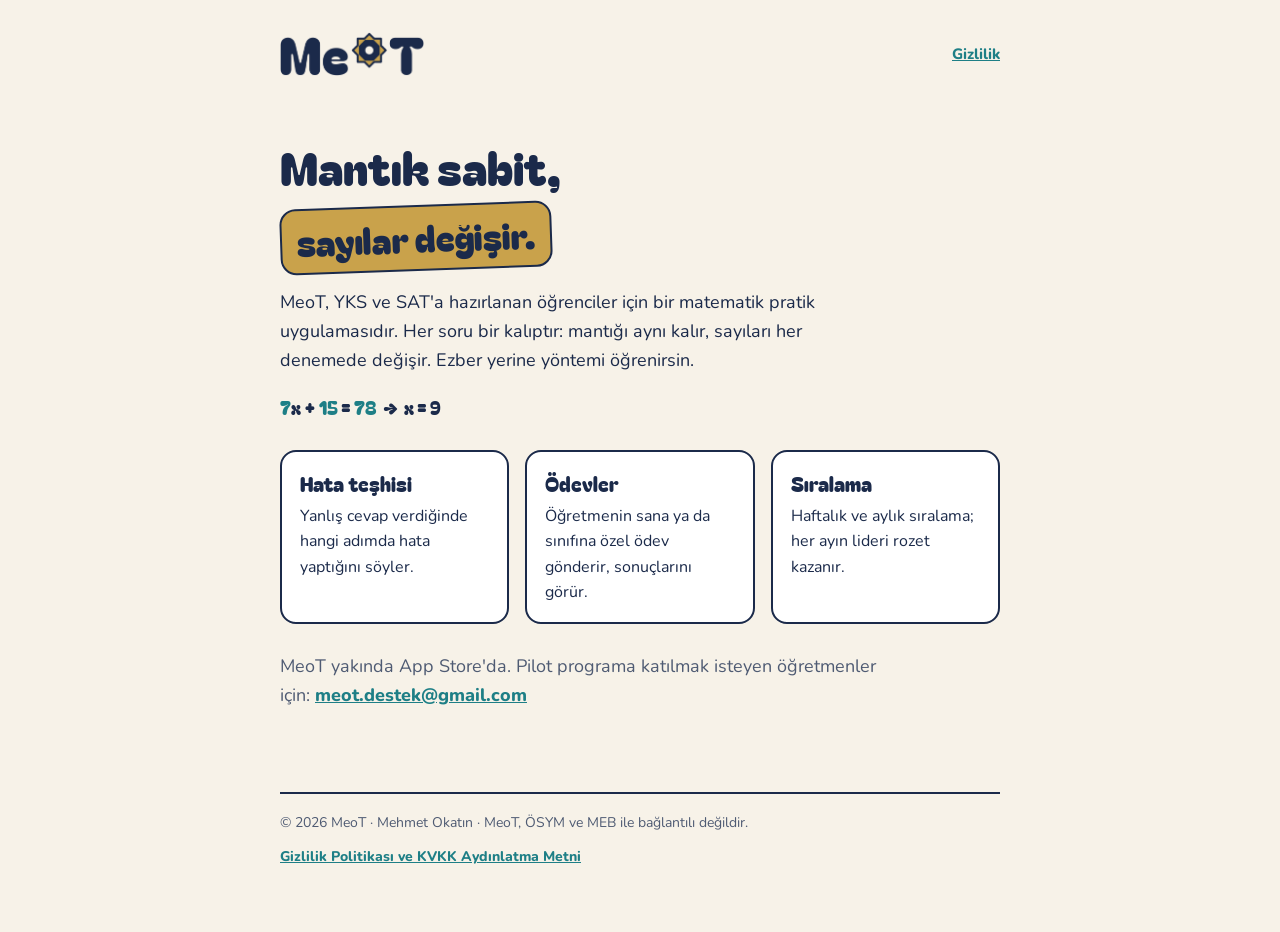
<file: index.html>
<!doctype html>
<html lang="tr">
<head>
<meta charset="utf-8">
<meta name="viewport" content="width=device-width, initial-scale=1, viewport-fit=cover">
<title>MeoT</title>
<meta name="description" content="MeoT: YKS ve SAT için matematik pratiği. Mantık sabit, sayılar değişir.">
<link rel="icon" href="assets/favicon.png">
<link rel="apple-touch-icon" href="assets/ikon-180.png">
<link rel="preconnect" href="https://fonts.googleapis.com">
<link rel="stylesheet" href="https://fonts.googleapis.com/css2?family=Nunito:wght@700;800;900&display=swap">
<link rel="stylesheet" href="assets/stil.css">
</head>
<body>
<div class="sayfa">
  <header class="ust">
    <img src="assets/logo-yazi.png" alt="MeoT">
    <nav><a href="gizlilik/">Gizlilik</a></nav>
  </header>

  <main class="kahraman">
    <h1>Mantık sabit,</h1>
    <span class="etiket">sayılar değişir.</span>
    <p>MeoT, YKS ve SAT'a hazırlanan öğrenciler için bir matematik pratik uygulamasıdır. Her soru bir kalıptır: mantığı aynı kalır, sayıları her denemede değişir. Ezber yerine yöntemi öğrenirsin.</p>
    <p class="denklem"><span>7</span>x + <span>15</span> = <span>78</span> &nbsp;→&nbsp; x = 9</p>

    <div class="kartlar">
      <div><b>Hata teşhisi</b>Yanlış cevap verdiğinde hangi adımda hata yaptığını söyler.</div>
      <div><b>Ödevler</b>Öğretmenin sana ya da sınıfına özel ödev gönderir, sonuçlarını görür.</div>
      <div><b>Sıralama</b>Haftalık ve aylık sıralama; her ayın lideri rozet kazanır.</div>
    </div>

        <p class="not">MeoT yakında App Store'da. Pilot programa katılmak isteyen öğretmenler için: <a href="mailto:meot.destek@gmail.com">meot.destek@gmail.com</a></p>
  </main>
  <footer class="alt">
    <span>© 2026 MeoT · Mehmet Okatın · MeoT, ÖSYM ve MEB ile bağlantılı değildir.</span>
    <a href="gizlilik/">Gizlilik Politikası ve KVKK Aydınlatma Metni</a>
  </footer>
</div>
</body>
</html>
</file>
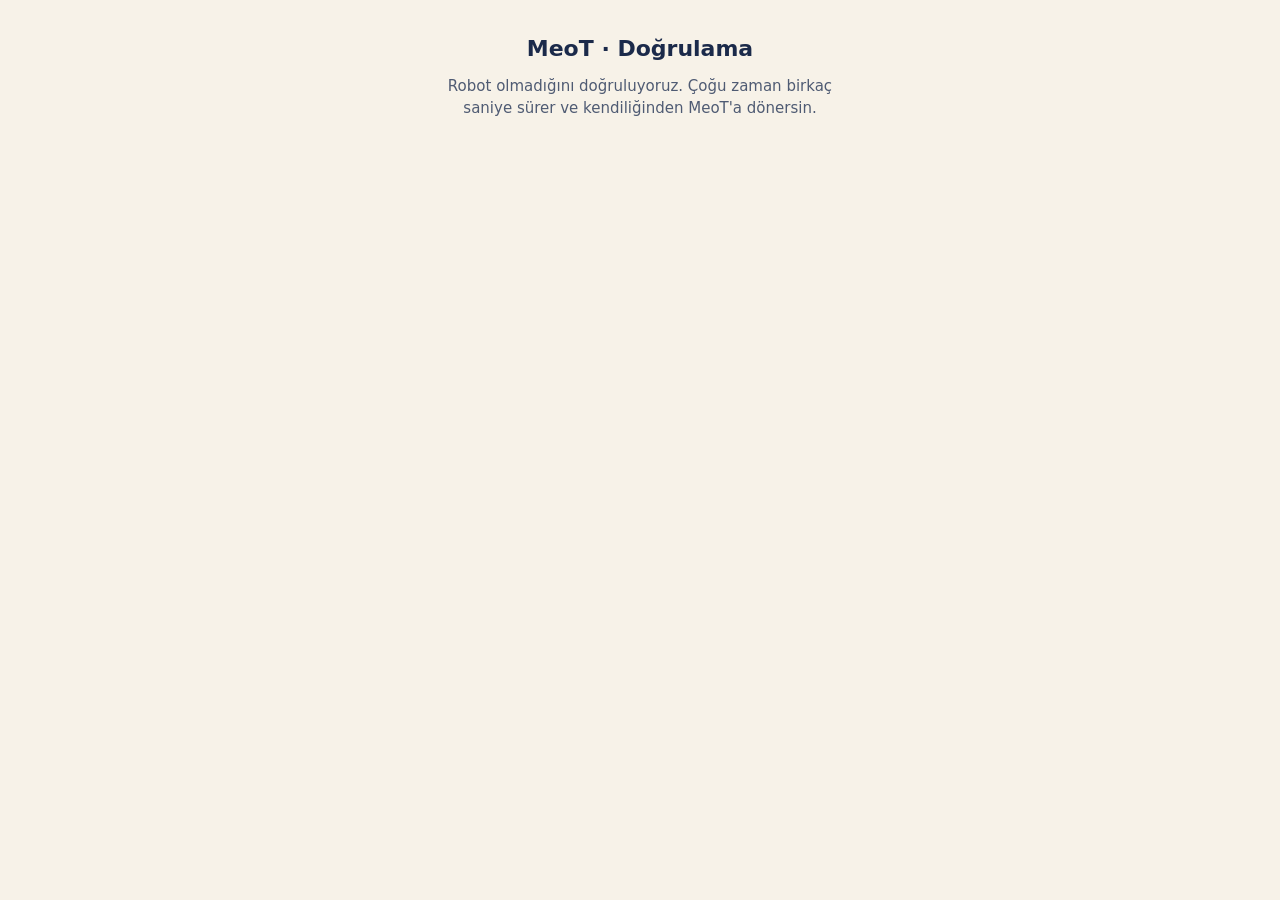
<file: dogrulama/index.html>
<!doctype html>
<html lang="tr">
<head>
<meta charset="utf-8">
<meta name="viewport" content="width=device-width, initial-scale=1, maximum-scale=1">
<meta name="robots" content="noindex">
<title>MeoT · Doğrulama</title>
<style>
  html, body { margin: 0; background: #F7F2E8; font-family: -apple-system, system-ui, sans-serif; color: #1B2A4A; }
  .sayfa { max-width: 420px; margin: 0 auto; padding: 36px 20px; display: flex; flex-direction: column; gap: 14px; align-items: center; text-align: center; }
  h1 { font-size: 22px; margin: 0; }
  p { margin: 0; font-size: 15px; line-height: 22px; color: #4F5B73; }
  #kutu { margin-top: 8px; }
  .not { font-size: 13px; color: #8A8F9C; }
</style>
</head>
<body>
<!-- MeoT uygulamasının "robot değilim" doğrulaması (Cloudflare Turnstile).
     Uygulama bu sayfayı açar: ?k=<site key>&d=<geri dönüş adresi>. Doğrulama bitince sayfa
     d adresine ?token=... ekleyerek döner (uygulamanın kendi şeması), ya da WebView içindeyse
     window.ReactNativeWebView.postMessage ile iletir. -->
<div class="sayfa">
  <h1>MeoT · Doğrulama</h1>
  <p>Robot olmadığını doğruluyoruz. Çoğu zaman birkaç saniye sürer ve kendiliğinden MeoT'a dönersin.</p>
  <div id="kutu"></div>
  <p class="not" id="durum"></p>
</div>
<script>
  var p = new URLSearchParams(location.search);
  var anahtar = p.get('k') || '';
  var donus = p.get('d') || '';
  function gonder(m) {
    if (window.ReactNativeWebView) { window.ReactNativeWebView.postMessage(JSON.stringify(m)); return; }
    if (donus && m.tur === 'token') { location.href = donus + (donus.indexOf('?') >= 0 ? '&' : '?') + 'token=' + encodeURIComponent(m.token); }
    else if (donus && m.tur === 'hata') { document.getElementById('durum').textContent = 'Doğrulama yüklenemedi (kod ' + m.neden + '). Sayfayı yenileyip tekrar dene.'; }
  }
  window.onloadTurnstileCallback = function () {
    if (!anahtar) { gonder({ tur: 'hata', neden: 'anahtar-yok' }); return; }
    turnstile.render('#kutu', {
      sitekey: anahtar,
      language: 'tr',
      theme: 'light',
      callback: function (token) { document.getElementById('durum').textContent = 'Doğrulandı, MeoT\'a dönülüyor…'; gonder({ tur: 'token', token: token }); },
      'expired-callback': function () { gonder({ tur: 'suresi-doldu' }); },
      'error-callback': function (kod) { gonder({ tur: 'hata', neden: String(kod) }); return true; }
    });
  };
</script>
<script src="https://challenges.cloudflare.com/turnstile/v0/api.js?onload=onloadTurnstileCallback&render=explicit" async defer></script>
</body>
</html>
</file>
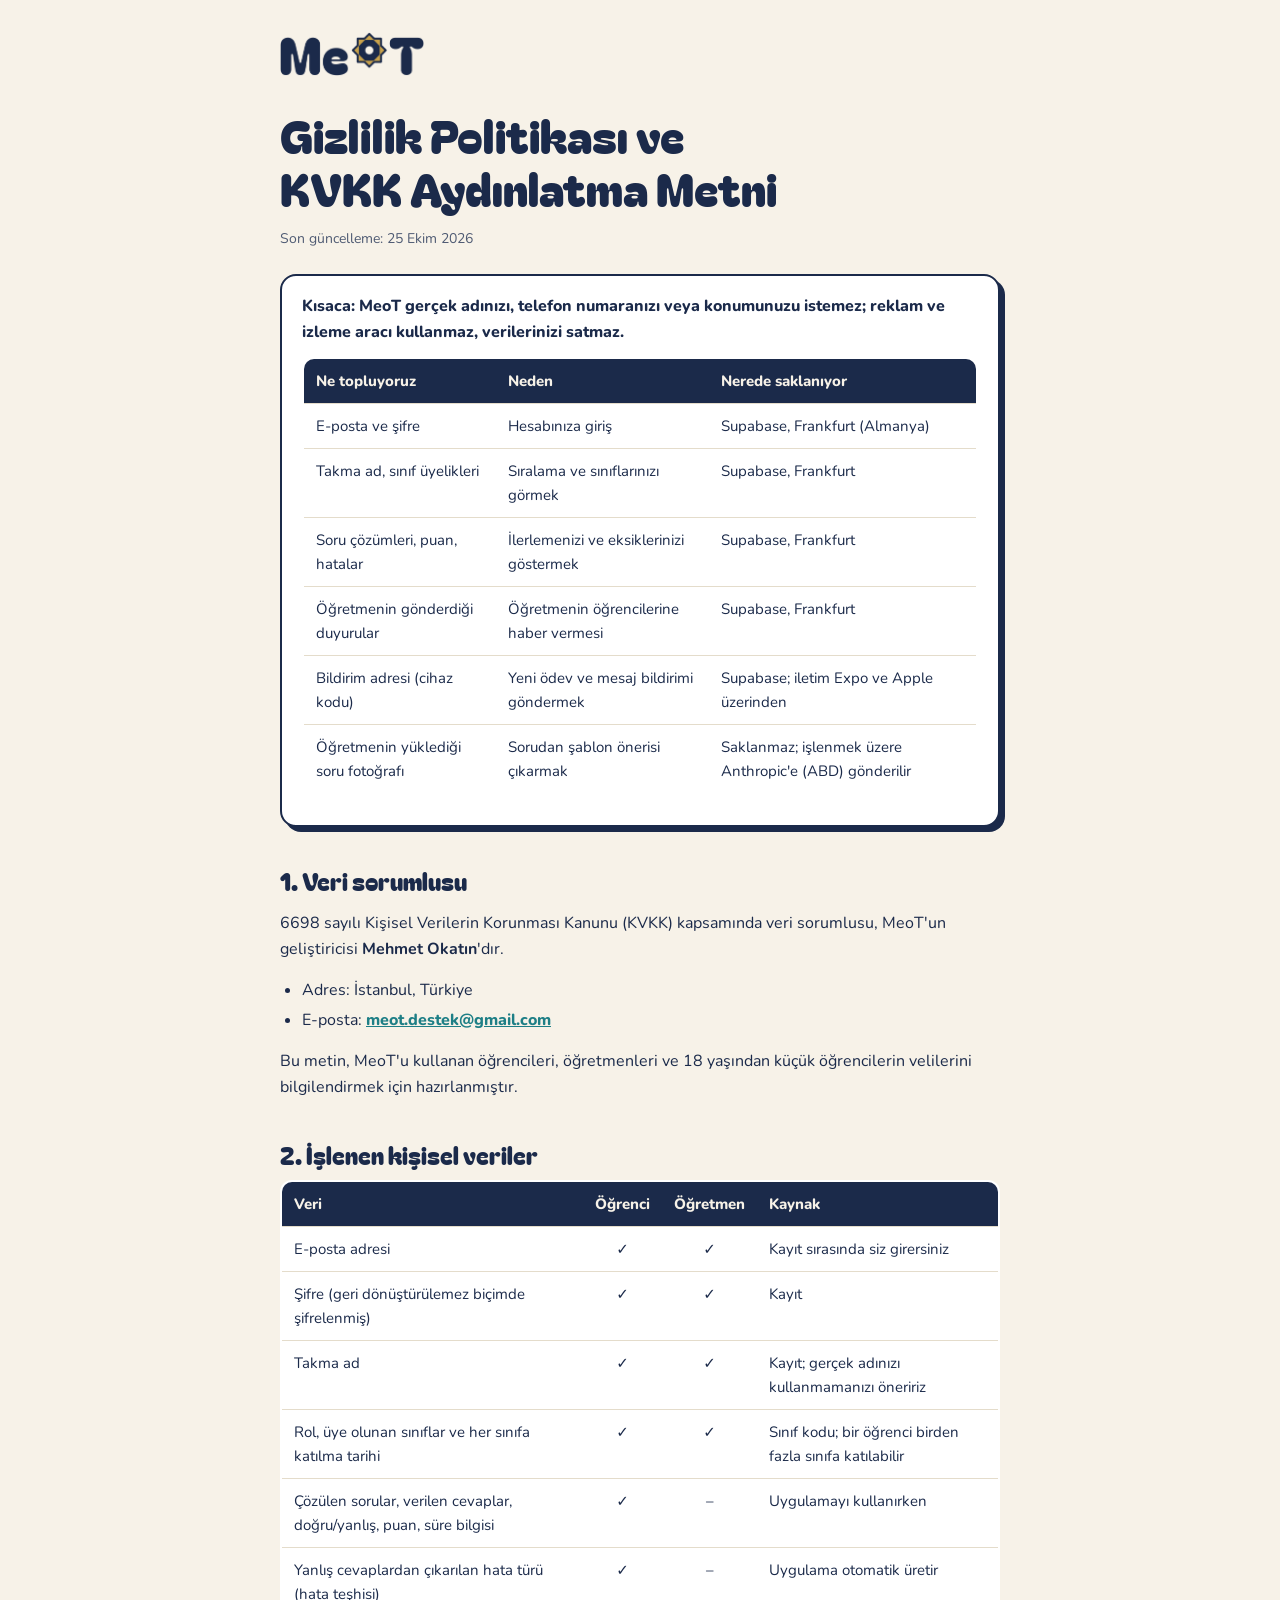
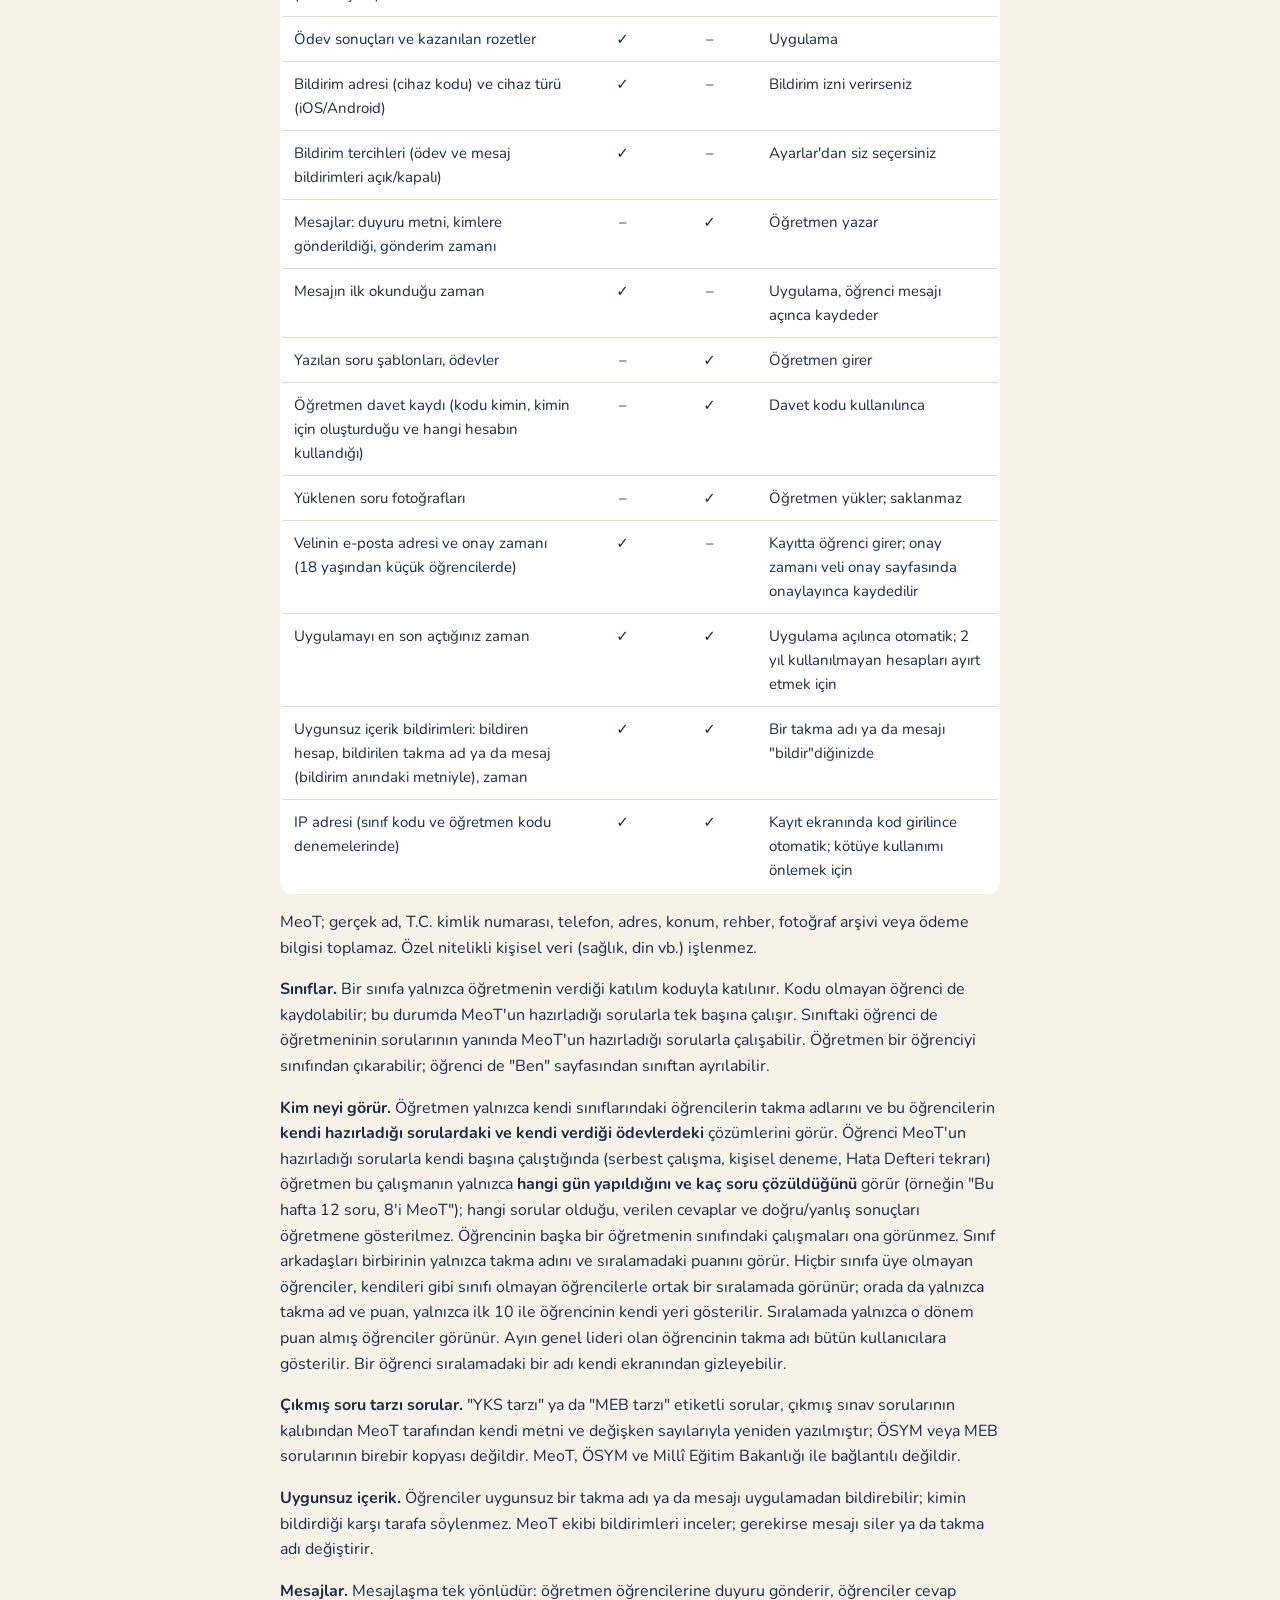
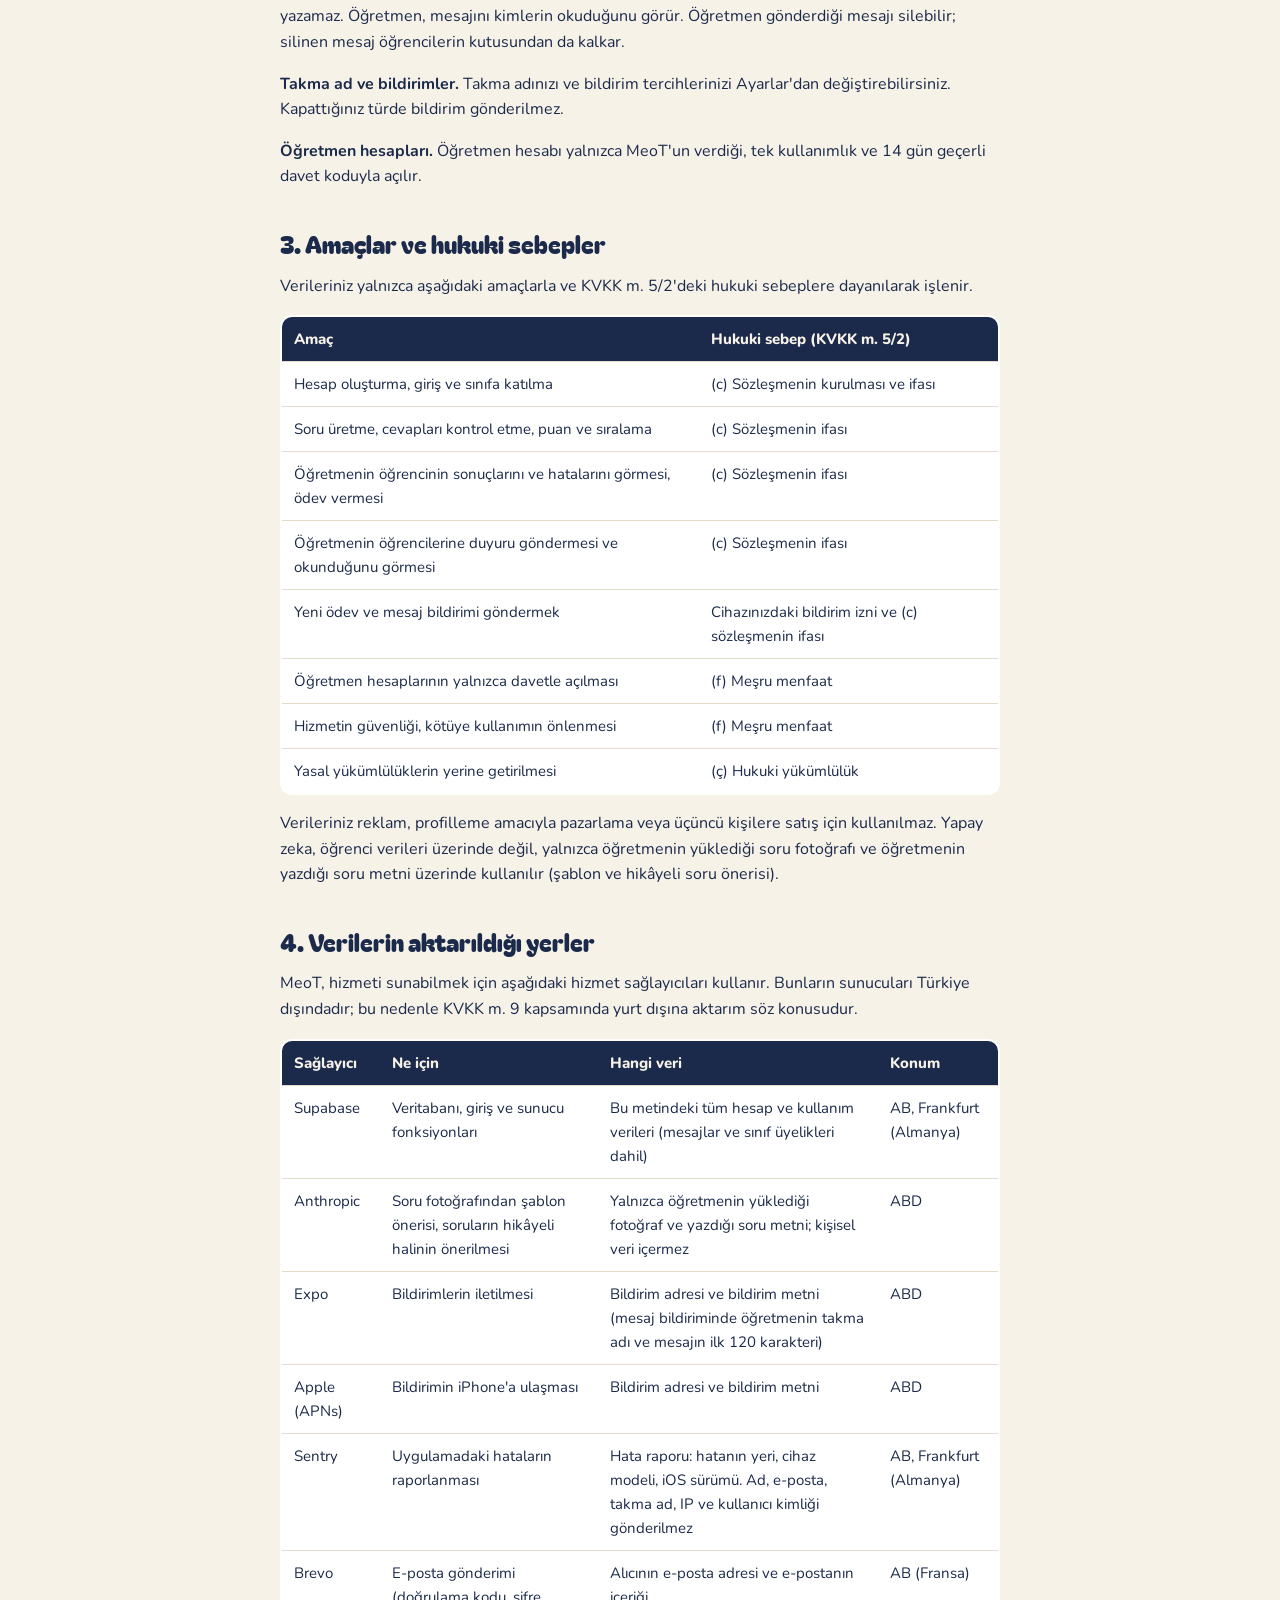
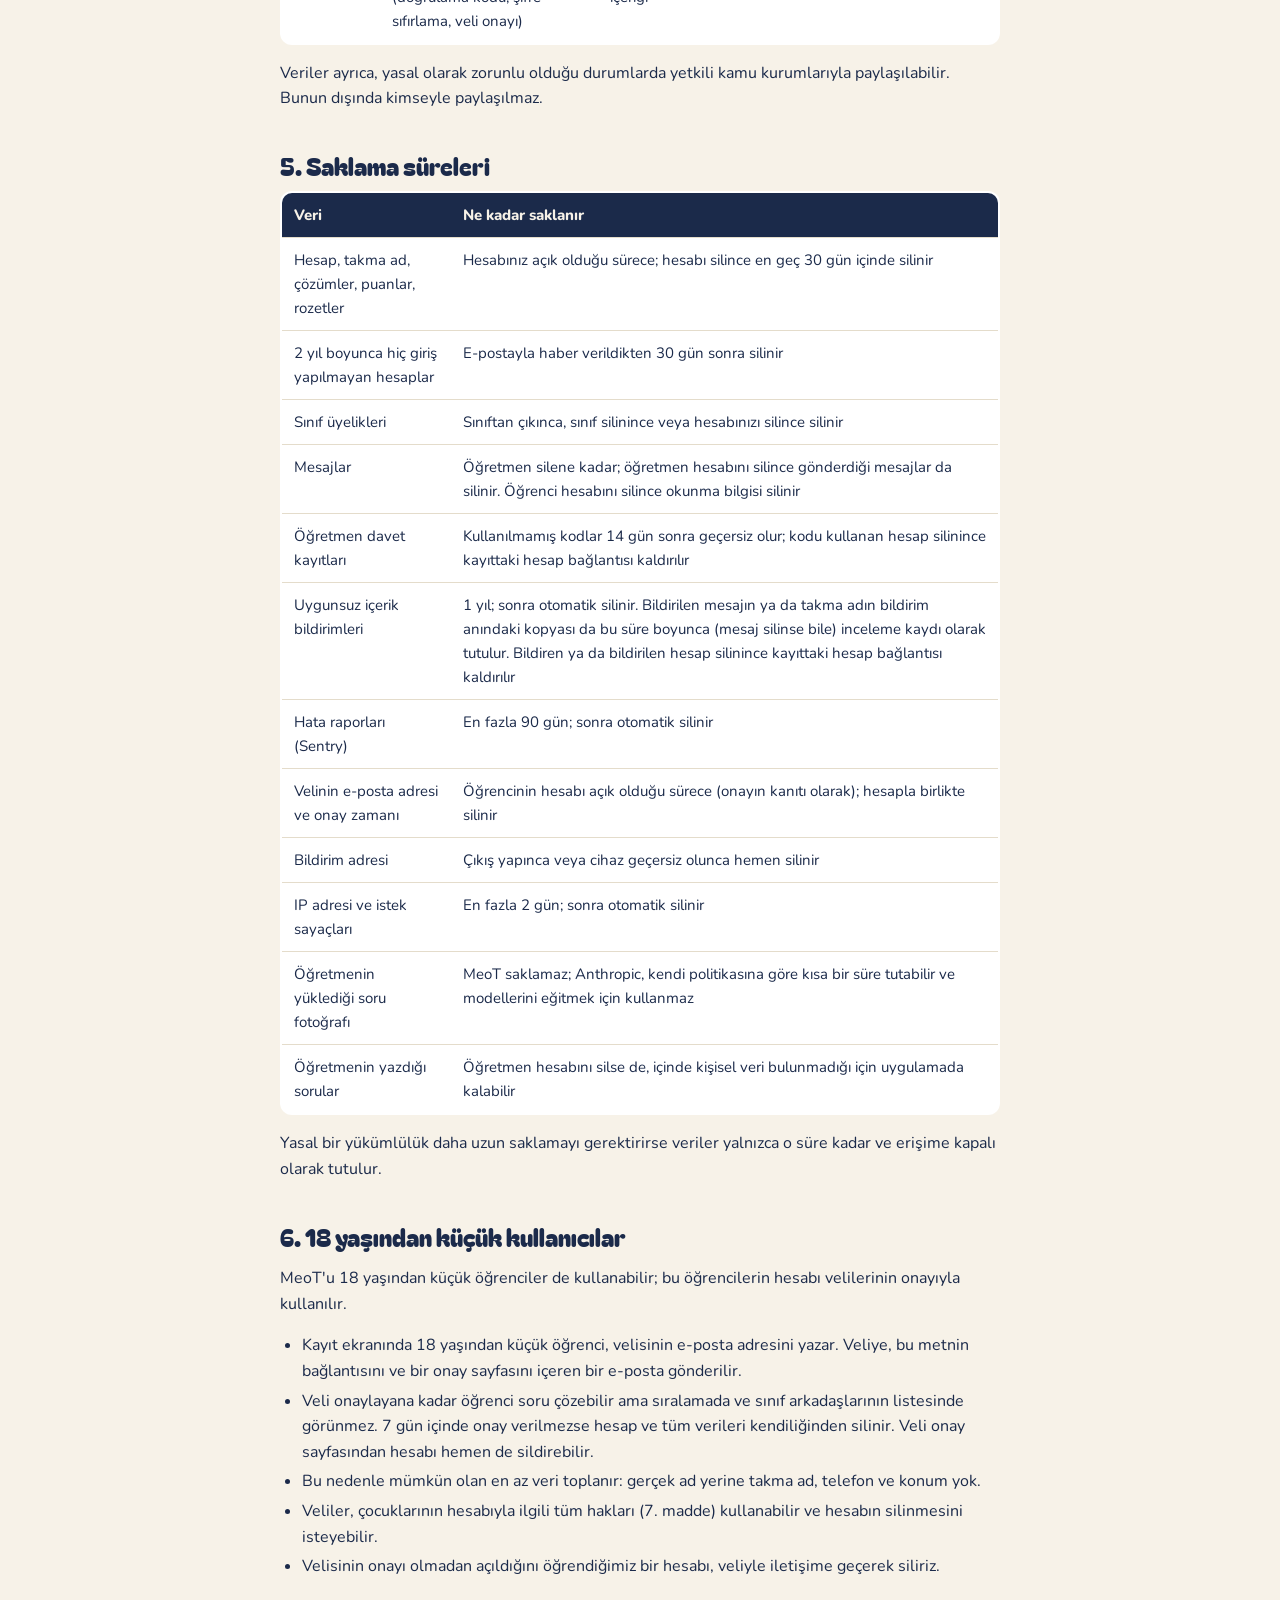
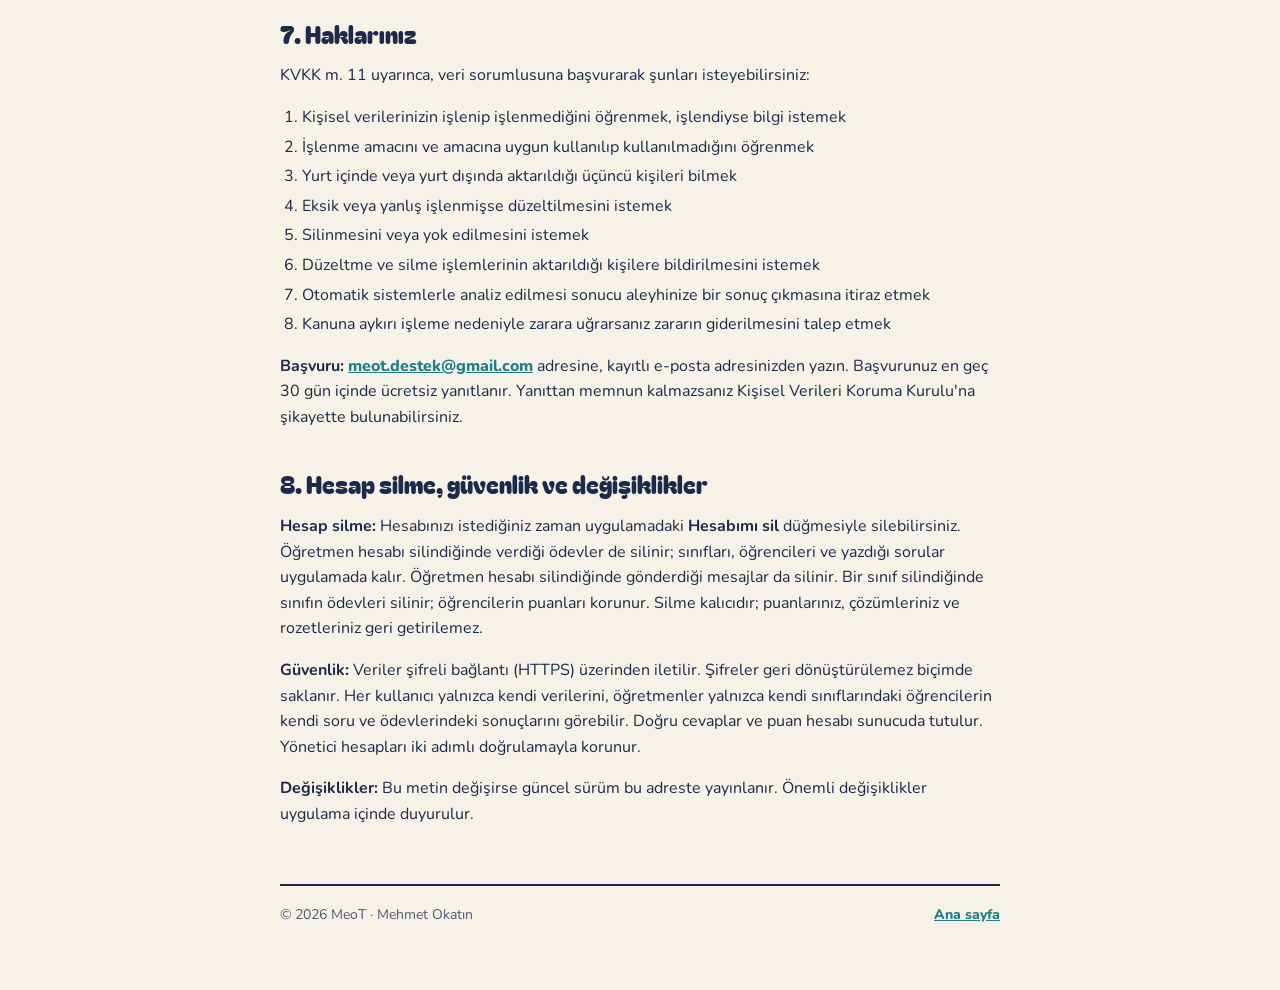
<file: gizlilik/index.html>
<!doctype html>
<html lang="tr">
<head>
<meta charset="utf-8">
<meta name="viewport" content="width=device-width, initial-scale=1, viewport-fit=cover">
<title>MeoT Gizlilik Politikası</title>
<meta name="description" content="MeoT Gizlilik Politikası ve KVKK Aydınlatma Metni">
<link rel="icon" href="../assets/favicon.png">
<link rel="apple-touch-icon" href="../assets/ikon-180.png">
<link rel="preconnect" href="https://fonts.googleapis.com">
<link rel="stylesheet" href="https://fonts.googleapis.com/css2?family=Nunito:wght@700;800;900&display=swap">
<link rel="stylesheet" href="../assets/stil.css">
</head>
<body>
<div class="sayfa">
  <header class="ust">
    <a href="../"><img src="../assets/logo-yazi.png" alt="MeoT ana sayfa"></a>
  </header>

  <main>
    <h1>Gizlilik Politikası ve KVKK Aydınlatma Metni</h1>
    <p class="not">Son güncelleme: 25 Ekim 2026</p>

    <div class="ozet">
      <p>Kısaca: MeoT gerçek adınızı, telefon numaranızı veya konumunuzu istemez; reklam ve izleme aracı kullanmaz, verilerinizi satmaz.</p>
      <div class="tablo"><table>
        <tr><th>Ne topluyoruz</th><th>Neden</th><th>Nerede saklanıyor</th></tr>
        <tr><td>E-posta ve şifre</td><td>Hesabınıza giriş</td><td>Supabase, Frankfurt (Almanya)</td></tr>
        <tr><td>Takma ad, sınıf üyelikleri</td><td>Sıralama ve sınıflarınızı görmek</td><td>Supabase, Frankfurt</td></tr>
        <tr><td>Soru çözümleri, puan, hatalar</td><td>İlerlemenizi ve eksiklerinizi göstermek</td><td>Supabase, Frankfurt</td></tr>
        <tr><td>Öğretmenin gönderdiği duyurular</td><td>Öğretmenin öğrencilerine haber vermesi</td><td>Supabase, Frankfurt</td></tr>
        <tr><td>Bildirim adresi (cihaz kodu)</td><td>Yeni ödev ve mesaj bildirimi göndermek</td><td>Supabase; iletim Expo ve Apple üzerinden</td></tr>
        <tr><td>Öğretmenin yüklediği soru fotoğrafı</td><td>Sorudan şablon önerisi çıkarmak</td><td>Saklanmaz; işlenmek üzere Anthropic'e (ABD) gönderilir</td></tr>
      </table></div>
    </div>

    <h2>1. Veri sorumlusu</h2>
    <p>6698 sayılı Kişisel Verilerin Korunması Kanunu (KVKK) kapsamında veri sorumlusu, MeoT'un geliştiricisi <strong>Mehmet Okatın</strong>'dır.</p>
    <ul>
      <li>Adres: İstanbul, Türkiye</li>
      <li>E-posta: <a href="mailto:meot.destek@gmail.com">meot.destek@gmail.com</a></li>
    </ul>
    <p>Bu metin, MeoT'u kullanan öğrencileri, öğretmenleri ve 18 yaşından küçük öğrencilerin velilerini bilgilendirmek için hazırlanmıştır.</p>

    <h2>2. İşlenen kişisel veriler</h2>
    <div class="tablo"><table>
      <tr><th>Veri</th><th>Öğrenci</th><th>Öğretmen</th><th>Kaynak</th></tr>
      <tr><td>E-posta adresi</td><td class="ort">✓</td><td class="ort">✓</td><td>Kayıt sırasında siz girersiniz</td></tr>
      <tr><td>Şifre (geri dönüştürülemez biçimde şifrelenmiş)</td><td class="ort">✓</td><td class="ort">✓</td><td>Kayıt</td></tr>
      <tr><td>Takma ad</td><td class="ort">✓</td><td class="ort">✓</td><td>Kayıt; gerçek adınızı kullanmamanızı öneririz</td></tr>
      <tr><td>Rol, üye olunan sınıflar ve her sınıfa katılma tarihi</td><td class="ort">✓</td><td class="ort">✓</td><td>Sınıf kodu; bir öğrenci birden fazla sınıfa katılabilir</td></tr>
      <tr><td>Çözülen sorular, verilen cevaplar, doğru/yanlış, puan, süre bilgisi</td><td class="ort">✓</td><td class="ort">–</td><td>Uygulamayı kullanırken</td></tr>
      <tr><td>Yanlış cevaplardan çıkarılan hata türü (hata teşhisi)</td><td class="ort">✓</td><td class="ort">–</td><td>Uygulama otomatik üretir</td></tr>
      <tr><td>Ödev sonuçları ve kazanılan rozetler</td><td class="ort">✓</td><td class="ort">–</td><td>Uygulama</td></tr>
      <tr><td>Bildirim adresi (cihaz kodu) ve cihaz türü (iOS/Android)</td><td class="ort">✓</td><td class="ort">–</td><td>Bildirim izni verirseniz</td></tr>
      <tr><td>Bildirim tercihleri (ödev ve mesaj bildirimleri açık/kapalı)</td><td class="ort">✓</td><td class="ort">–</td><td>Ayarlar'dan siz seçersiniz</td></tr>
      <tr><td>Mesajlar: duyuru metni, kimlere gönderildiği, gönderim zamanı</td><td class="ort">–</td><td class="ort">✓</td><td>Öğretmen yazar</td></tr>
      <tr><td>Mesajın ilk okunduğu zaman</td><td class="ort">✓</td><td class="ort">–</td><td>Uygulama, öğrenci mesajı açınca kaydeder</td></tr>
      <tr><td>Yazılan soru şablonları, ödevler</td><td class="ort">–</td><td class="ort">✓</td><td>Öğretmen girer</td></tr>
      <tr><td>Öğretmen davet kaydı (kodu kimin, kimin için oluşturduğu ve hangi hesabın kullandığı)</td><td class="ort">–</td><td class="ort">✓</td><td>Davet kodu kullanılınca</td></tr>
      <tr><td>Yüklenen soru fotoğrafları</td><td class="ort">–</td><td class="ort">✓</td><td>Öğretmen yükler; saklanmaz</td></tr>
      <tr><td>Velinin e-posta adresi ve onay zamanı (18 yaşından küçük öğrencilerde)</td><td class="ort">✓</td><td class="ort">–</td><td>Kayıtta öğrenci girer; onay zamanı veli onay sayfasında onaylayınca kaydedilir</td></tr>
      <tr><td>Uygulamayı en son açtığınız zaman</td><td class="ort">✓</td><td class="ort">✓</td><td>Uygulama açılınca otomatik; 2 yıl kullanılmayan hesapları ayırt etmek için</td></tr>
      <tr><td>Uygunsuz içerik bildirimleri: bildiren hesap, bildirilen takma ad ya da mesaj (bildirim anındaki metniyle), zaman</td><td class="ort">✓</td><td class="ort">✓</td><td>Bir takma adı ya da mesajı "bildir"diğinizde</td></tr>
      <tr><td>IP adresi (sınıf kodu ve öğretmen kodu denemelerinde)</td><td class="ort">✓</td><td class="ort">✓</td><td>Kayıt ekranında kod girilince otomatik; kötüye kullanımı önlemek için</td></tr>
    </table></div>
    <p>MeoT; gerçek ad, T.C. kimlik numarası, telefon, adres, konum, rehber, fotoğraf arşivi veya ödeme bilgisi toplamaz. Özel nitelikli kişisel veri (sağlık, din vb.) işlenmez.</p>

    <p><strong>Sınıflar.</strong> Bir sınıfa yalnızca öğretmenin verdiği katılım koduyla katılınır. Kodu olmayan öğrenci de kaydolabilir; bu durumda MeoT'un hazırladığı sorularla tek başına çalışır. Sınıftaki öğrenci de öğretmeninin sorularının yanında MeoT'un hazırladığı sorularla çalışabilir. Öğretmen bir öğrenciyi sınıfından çıkarabilir; öğrenci de "Ben" sayfasından sınıftan ayrılabilir.</p>
    <p><strong>Kim neyi görür.</strong> Öğretmen yalnızca kendi sınıflarındaki öğrencilerin takma adlarını ve bu öğrencilerin <strong>kendi hazırladığı sorulardaki ve kendi verdiği ödevlerdeki</strong> çözümlerini görür. Öğrenci MeoT'un hazırladığı sorularla kendi başına çalıştığında (serbest çalışma, kişisel deneme, Hata Defteri tekrarı) öğretmen bu çalışmanın yalnızca <strong>hangi gün yapıldığını ve kaç soru çözüldüğünü</strong> görür (örneğin "Bu hafta 12 soru, 8'i MeoT"); hangi sorular olduğu, verilen cevaplar ve doğru/yanlış sonuçları öğretmene gösterilmez. Öğrencinin başka bir öğretmenin sınıfındaki çalışmaları ona görünmez. Sınıf arkadaşları birbirinin yalnızca takma adını ve sıralamadaki puanını görür. Hiçbir sınıfa üye olmayan öğrenciler, kendileri gibi sınıfı olmayan öğrencilerle ortak bir sıralamada görünür; orada da yalnızca takma ad ve puan, yalnızca ilk 10 ile öğrencinin kendi yeri gösterilir. Sıralamada yalnızca o dönem puan almış öğrenciler görünür. Ayın genel lideri olan öğrencinin takma adı bütün kullanıcılara gösterilir. Bir öğrenci sıralamadaki bir adı kendi ekranından gizleyebilir.</p>
    <p><strong>Çıkmış soru tarzı sorular.</strong> "YKS tarzı" ya da "MEB tarzı" etiketli sorular, çıkmış sınav sorularının kalıbından MeoT tarafından kendi metni ve değişken sayılarıyla yeniden yazılmıştır; ÖSYM veya MEB sorularının birebir kopyası değildir. MeoT, ÖSYM ve Millî Eğitim Bakanlığı ile bağlantılı değildir.</p>
    <p><strong>Uygunsuz içerik.</strong> Öğrenciler uygunsuz bir takma adı ya da mesajı uygulamadan bildirebilir; kimin bildirdiği karşı tarafa söylenmez. MeoT ekibi bildirimleri inceler; gerekirse mesajı siler ya da takma adı değiştirir.</p>
    <p><strong>Mesajlar.</strong> Mesajlaşma tek yönlüdür: öğretmen öğrencilerine duyuru gönderir, öğrenciler cevap yazamaz. Öğretmen, mesajını kimlerin okuduğunu görür. Öğretmen gönderdiği mesajı silebilir; silinen mesaj öğrencilerin kutusundan da kalkar.</p>
    <p><strong>Takma ad ve bildirimler.</strong> Takma adınızı ve bildirim tercihlerinizi Ayarlar'dan değiştirebilirsiniz. Kapattığınız türde bildirim gönderilmez.</p>
    <p><strong>Öğretmen hesapları.</strong> Öğretmen hesabı yalnızca MeoT'un verdiği, tek kullanımlık ve 14 gün geçerli davet koduyla açılır.</p>

    <h2>3. Amaçlar ve hukuki sebepler</h2>
    <p>Verileriniz yalnızca aşağıdaki amaçlarla ve KVKK m. 5/2'deki hukuki sebeplere dayanılarak işlenir.</p>
    <div class="tablo"><table>
      <tr><th>Amaç</th><th>Hukuki sebep (KVKK m. 5/2)</th></tr>
      <tr><td>Hesap oluşturma, giriş ve sınıfa katılma</td><td>(c) Sözleşmenin kurulması ve ifası</td></tr>
      <tr><td>Soru üretme, cevapları kontrol etme, puan ve sıralama</td><td>(c) Sözleşmenin ifası</td></tr>
      <tr><td>Öğretmenin öğrencinin sonuçlarını ve hatalarını görmesi, ödev vermesi</td><td>(c) Sözleşmenin ifası</td></tr>
      <tr><td>Öğretmenin öğrencilerine duyuru göndermesi ve okunduğunu görmesi</td><td>(c) Sözleşmenin ifası</td></tr>
      <tr><td>Yeni ödev ve mesaj bildirimi göndermek</td><td>Cihazınızdaki bildirim izni ve (c) sözleşmenin ifası</td></tr>
      <tr><td>Öğretmen hesaplarının yalnızca davetle açılması</td><td>(f) Meşru menfaat</td></tr>
      <tr><td>Hizmetin güvenliği, kötüye kullanımın önlenmesi</td><td>(f) Meşru menfaat</td></tr>
      <tr><td>Yasal yükümlülüklerin yerine getirilmesi</td><td>(ç) Hukuki yükümlülük</td></tr>
    </table></div>
    <p>Verileriniz reklam, profilleme amacıyla pazarlama veya üçüncü kişilere satış için kullanılmaz. Yapay zeka, öğrenci verileri üzerinde değil, yalnızca öğretmenin yüklediği soru fotoğrafı ve öğretmenin yazdığı soru metni üzerinde kullanılır (şablon ve hikâyeli soru önerisi).</p>

    <h2>4. Verilerin aktarıldığı yerler</h2>
    <p>MeoT, hizmeti sunabilmek için aşağıdaki hizmet sağlayıcıları kullanır. Bunların sunucuları Türkiye dışındadır; bu nedenle KVKK m. 9 kapsamında yurt dışına aktarım söz konusudur.</p>
    <div class="tablo"><table>
      <tr><th>Sağlayıcı</th><th>Ne için</th><th>Hangi veri</th><th>Konum</th></tr>
      <tr><td>Supabase</td><td>Veritabanı, giriş ve sunucu fonksiyonları</td><td>Bu metindeki tüm hesap ve kullanım verileri (mesajlar ve sınıf üyelikleri dahil)</td><td>AB, Frankfurt (Almanya)</td></tr>
      <tr><td>Anthropic</td><td>Soru fotoğrafından şablon önerisi, soruların hikâyeli halinin önerilmesi</td><td>Yalnızca öğretmenin yüklediği fotoğraf ve yazdığı soru metni; kişisel veri içermez</td><td>ABD</td></tr>
      <tr><td>Expo</td><td>Bildirimlerin iletilmesi</td><td>Bildirim adresi ve bildirim metni (mesaj bildiriminde öğretmenin takma adı ve mesajın ilk 120 karakteri)</td><td>ABD</td></tr>
      <tr><td>Apple (APNs)</td><td>Bildirimin iPhone'a ulaşması</td><td>Bildirim adresi ve bildirim metni</td><td>ABD</td></tr>
      <tr><td>Sentry</td><td>Uygulamadaki hataların raporlanması</td><td>Hata raporu: hatanın yeri, cihaz modeli, iOS sürümü. Ad, e-posta, takma ad, IP ve kullanıcı kimliği gönderilmez</td><td>AB, Frankfurt (Almanya)</td></tr>
      <tr><td>Brevo</td><td>E-posta gönderimi (doğrulama kodu, şifre sıfırlama, veli onayı)</td><td>Alıcının e-posta adresi ve e-postanın içeriği</td><td>AB (Fransa)</td></tr>
    </table></div>
    <p>Veriler ayrıca, yasal olarak zorunlu olduğu durumlarda yetkili kamu kurumlarıyla paylaşılabilir. Bunun dışında kimseyle paylaşılmaz.</p>

    <h2>5. Saklama süreleri</h2>
    <div class="tablo"><table>
      <tr><th>Veri</th><th>Ne kadar saklanır</th></tr>
      <tr><td>Hesap, takma ad, çözümler, puanlar, rozetler</td><td>Hesabınız açık olduğu sürece; hesabı silince en geç 30 gün içinde silinir</td></tr>
      <tr><td>2 yıl boyunca hiç giriş yapılmayan hesaplar</td><td>E-postayla haber verildikten 30 gün sonra silinir</td></tr>
      <tr><td>Sınıf üyelikleri</td><td>Sınıftan çıkınca, sınıf silinince veya hesabınızı silince silinir</td></tr>
      <tr><td>Mesajlar</td><td>Öğretmen silene kadar; öğretmen hesabını silince gönderdiği mesajlar da silinir. Öğrenci hesabını silince okunma bilgisi silinir</td></tr>
      <tr><td>Öğretmen davet kayıtları</td><td>Kullanılmamış kodlar 14 gün sonra geçersiz olur; kodu kullanan hesap silinince kayıttaki hesap bağlantısı kaldırılır</td></tr>
      <tr><td>Uygunsuz içerik bildirimleri</td><td>1 yıl; sonra otomatik silinir. Bildirilen mesajın ya da takma adın bildirim anındaki kopyası da bu süre boyunca (mesaj silinse bile) inceleme kaydı olarak tutulur. Bildiren ya da bildirilen hesap silinince kayıttaki hesap bağlantısı kaldırılır</td></tr>
      <tr><td>Hata raporları (Sentry)</td><td>En fazla 90 gün; sonra otomatik silinir</td></tr>
      <tr><td>Velinin e-posta adresi ve onay zamanı</td><td>Öğrencinin hesabı açık olduğu sürece (onayın kanıtı olarak); hesapla birlikte silinir</td></tr>
      <tr><td>Bildirim adresi</td><td>Çıkış yapınca veya cihaz geçersiz olunca hemen silinir</td></tr>
      <tr><td>IP adresi ve istek sayaçları</td><td>En fazla 2 gün; sonra otomatik silinir</td></tr>
      <tr><td>Öğretmenin yüklediği soru fotoğrafı</td><td>MeoT saklamaz; Anthropic, kendi politikasına göre kısa bir süre tutabilir ve modellerini eğitmek için kullanmaz</td></tr>
      <tr><td>Öğretmenin yazdığı sorular</td><td>Öğretmen hesabını silse de, içinde kişisel veri bulunmadığı için uygulamada kalabilir</td></tr>
    </table></div>
    <p>Yasal bir yükümlülük daha uzun saklamayı gerektirirse veriler yalnızca o süre kadar ve erişime kapalı olarak tutulur.</p>

    <h2>6. 18 yaşından küçük kullanıcılar</h2>
    <p>MeoT'u 18 yaşından küçük öğrenciler de kullanabilir; bu öğrencilerin hesabı velilerinin onayıyla kullanılır.</p>
    <ul>
      <li>Kayıt ekranında 18 yaşından küçük öğrenci, velisinin e-posta adresini yazar. Veliye, bu metnin bağlantısını ve bir onay sayfasını içeren bir e-posta gönderilir.</li>
      <li>Veli onaylayana kadar öğrenci soru çözebilir ama sıralamada ve sınıf arkadaşlarının listesinde görünmez. 7 gün içinde onay verilmezse hesap ve tüm verileri kendiliğinden silinir. Veli onay sayfasından hesabı hemen de sildirebilir.</li>
      <li>Bu nedenle mümkün olan en az veri toplanır: gerçek ad yerine takma ad, telefon ve konum yok.</li>
      <li>Veliler, çocuklarının hesabıyla ilgili tüm hakları (7. madde) kullanabilir ve hesabın silinmesini isteyebilir.</li>
      <li>Velisinin onayı olmadan açıldığını öğrendiğimiz bir hesabı, veliyle iletişime geçerek siliriz.</li>
    </ul>

    <h2>7. Haklarınız</h2>
    <p>KVKK m. 11 uyarınca, veri sorumlusuna başvurarak şunları isteyebilirsiniz:</p>
    <ol>
      <li>Kişisel verilerinizin işlenip işlenmediğini öğrenmek, işlendiyse bilgi istemek</li>
      <li>İşlenme amacını ve amacına uygun kullanılıp kullanılmadığını öğrenmek</li>
      <li>Yurt içinde veya yurt dışında aktarıldığı üçüncü kişileri bilmek</li>
      <li>Eksik veya yanlış işlenmişse düzeltilmesini istemek</li>
      <li>Silinmesini veya yok edilmesini istemek</li>
      <li>Düzeltme ve silme işlemlerinin aktarıldığı kişilere bildirilmesini istemek</li>
      <li>Otomatik sistemlerle analiz edilmesi sonucu aleyhinize bir sonuç çıkmasına itiraz etmek</li>
      <li>Kanuna aykırı işleme nedeniyle zarara uğrarsanız zararın giderilmesini talep etmek</li>
    </ol>
    <p><strong>Başvuru:</strong> <a href="mailto:meot.destek@gmail.com">meot.destek@gmail.com</a> adresine, kayıtlı e-posta adresinizden yazın. Başvurunuz en geç 30 gün içinde ücretsiz yanıtlanır. Yanıttan memnun kalmazsanız Kişisel Verileri Koruma Kurulu'na şikayette bulunabilirsiniz.</p>

    <h2>8. Hesap silme, güvenlik ve değişiklikler</h2>
    <p><strong>Hesap silme:</strong> Hesabınızı istediğiniz zaman uygulamadaki <strong>Hesabımı sil</strong> düğmesiyle silebilirsiniz. Öğretmen hesabı silindiğinde verdiği ödevler de silinir; sınıfları, öğrencileri ve yazdığı sorular uygulamada kalır. Öğretmen hesabı silindiğinde gönderdiği mesajlar da silinir. Bir sınıf silindiğinde sınıfın ödevleri silinir; öğrencilerin puanları korunur. Silme kalıcıdır; puanlarınız, çözümleriniz ve rozetleriniz geri getirilemez.</p>
    <p><strong>Güvenlik:</strong> Veriler şifreli bağlantı (HTTPS) üzerinden iletilir. Şifreler geri dönüştürülemez biçimde saklanır. Her kullanıcı yalnızca kendi verilerini, öğretmenler yalnızca kendi sınıflarındaki öğrencilerin kendi soru ve ödevlerindeki sonuçlarını görebilir. Doğru cevaplar ve puan hesabı sunucuda tutulur. Yönetici hesapları iki adımlı doğrulamayla korunur.</p>
    <p><strong>Değişiklikler:</strong> Bu metin değişirse güncel sürüm bu adreste yayınlanır. Önemli değişiklikler uygulama içinde duyurulur.</p>
  </main>

  <footer class="alt">
    <span>© 2026 MeoT · Mehmet Okatın</span>
    <a href="../">Ana sayfa</a>
  </footer>
</div>
</body>
</html>
</file>
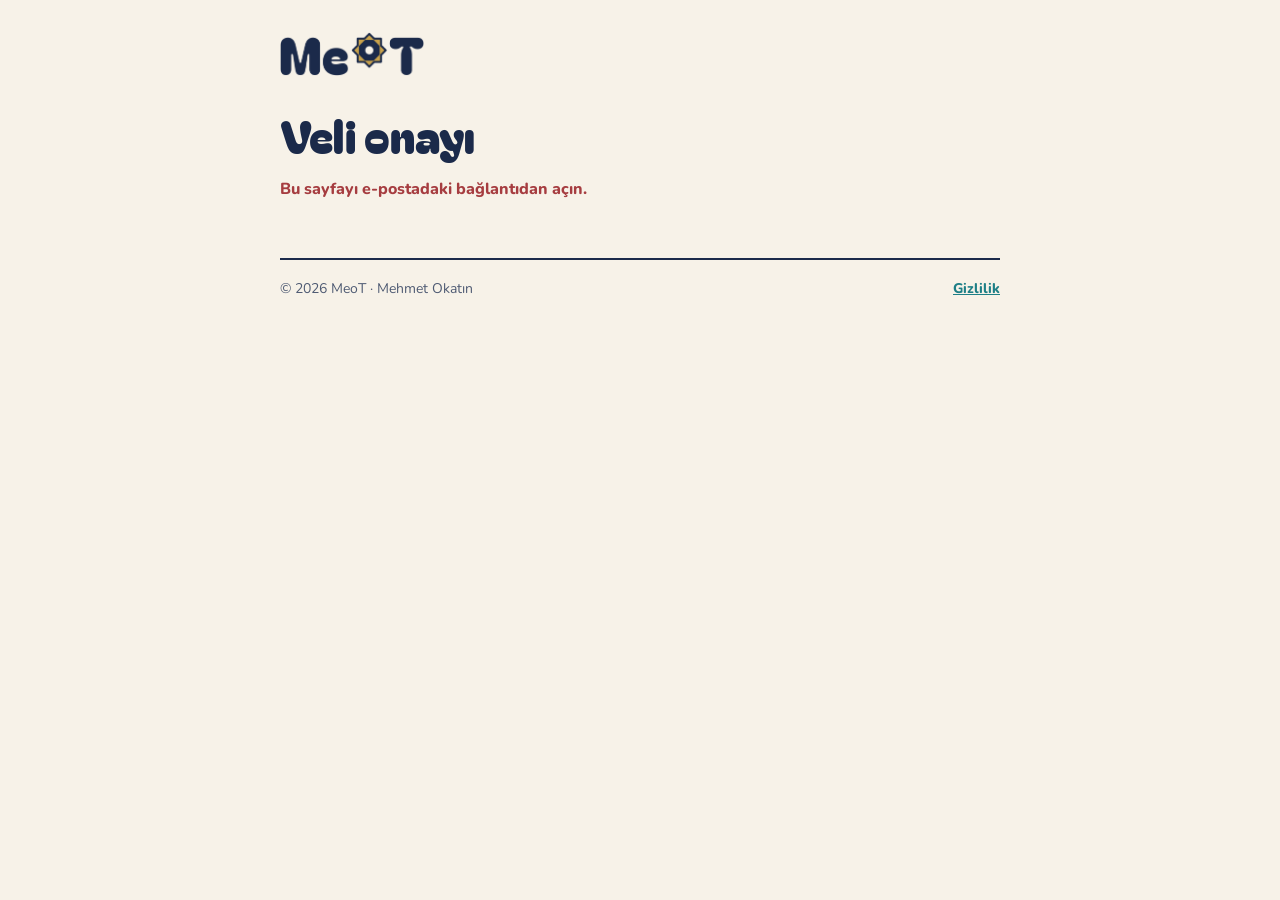
<file: veli-onayi/index.html>
<!doctype html>
<html lang="tr">
<head>
<meta charset="utf-8">
<meta name="viewport" content="width=device-width, initial-scale=1, viewport-fit=cover">
<meta name="robots" content="noindex">
<meta name="referrer" content="no-referrer">
<title>MeoT Veli Onayı</title>
<link rel="icon" href="../assets/favicon.png">
<link rel="apple-touch-icon" href="../assets/ikon-180.png">
<link rel="preconnect" href="https://fonts.googleapis.com">
<link rel="stylesheet" href="https://fonts.googleapis.com/css2?family=Nunito:wght@700;800;900&display=swap">
<link rel="stylesheet" href="../assets/stil.css">
<style>
  .dugmeler { display: flex; flex-direction: column; gap: 14px; margin: 24px 0 8px; }
  .dugme { font: 900 17px var(--metin); border: 2.5px solid var(--lacivert); border-radius: 999px; padding: 14px 22px; cursor: pointer; }
  .ana { background: var(--lacivert); color: #fff; box-shadow: 0 5px 0 var(--altin); }
  .ikincil { background: #fff; color: #A63D40; border-color: #A63D40; }
  .dugme:disabled { opacity: .55; cursor: default; }
  .durum { font-weight: 800; }
  .hata { color: #A63D40; font-weight: 800; }
  .gizli { display: none; }
</style>
</head>
<body>
<div class="sayfa">
  <header class="ust">
    <a href="../"><img src="../assets/logo-yazi.png" alt="MeoT ana sayfa"></a>
  </header>

  <main>
    <h1>Veli onayı</h1>
    <p id="testUyari" class="hata gizli">TEST ORTAMI · gerçek bir hesap değildir</p>
    <p id="yukleniyor" class="not">Bilgiler yükleniyor…</p>
    <p id="hata" class="hata gizli"></p>

    <section id="soru" class="gizli">
      <p>Çocuğunuz MeoT'a <b id="ad"></b> takma adıyla kaydoldu ve sizi velisi olarak gösterdi.</p>
      <div class="ozet">
        <p>MeoT, öğretmenin hazırladığı matematik sorularını çözmeye yarayan bir uygulamadır.</p>
        <ul>
          <li>Gerçek ad, telefon, konum veya fotoğraf <b>istemez</b>.</li>
          <li>Tutulanlar: e-posta adresi, takma ad, katıldığı sınıf, çözdüğü sorular ve puanları.</li>
          <li>Öğretmeni çözümlerini görür; sınıf arkadaşları (sınıfı yoksa sınıfı olmayan diğer öğrenciler) yalnızca takma adını ve puanını görür. Ayın genel lideri olursa takma adı bütün kullanıcılara gösterilir.</li>
          <li>Reklam yoktur, veriler satılmaz. Hesap istendiği an uygulamadan silinebilir.</li>
        </ul>
        <p class="not" style="font-weight:700;margin:0">Ayrıntılar: <a href="../gizlilik/">Gizlilik Politikası ve KVKK Aydınlatma Metni</a></p>
      </div>
      <p class="not" id="sure"></p>
      <div class="dugmeler">
        <button class="dugme ana" id="onayla">Okudum, onaylıyorum</button>
        <button class="dugme ikincil" id="reddet">Onaylamıyorum, hesabı sil</button>
      </div>
    </section>

    <section id="sonuc" class="gizli">
      <div class="ozet"><p id="sonucYazi" style="margin:0"></p></div>
      <p class="not">Sorularınız için: <a href="mailto:meot.destek@gmail.com">meot.destek@gmail.com</a></p>
    </section>
  </main>

  <footer class="alt">
    <span>© 2026 MeoT · Mehmet Okatın</span>
    <a href="../gizlilik/">Gizlilik</a>
  </footer>
</div>
<script>
(function () {
  // Yalnızca bu iki projeden biri: canlı ya da test (?ortam=test)
  var PROJELER = { canli: 'dkchxkdmnsnhpsqxkkxx', test: 'qzbgcayiuzxrwxkqazid' };
  var arama = new URLSearchParams(location.search);
  var proje = arama.get('ortam') === 'test' ? PROJELER.test : PROJELER.canli;
  var ADRES = 'https://' + proje + '.supabase.co/functions/v1/veli-onayi';
  var anahtar = arama.get('k') || '';
  // Anahtar adres çubuğunda kalmasın (geçmişte, paylaşılan ekran görüntülerinde)
  try { history.replaceState(null, '', location.pathname); } catch (e) {}

  function $(id) { return document.getElementById(id); }
  function goster(id) { $(id).classList.remove('gizli'); }
  function gizle(id) { $(id).classList.add('gizli'); }
  function hata(m) { gizle('yukleniyor'); $('hata').textContent = m; goster('hata'); }
  function sonuc(m) { gizle('soru'); gizle('yukleniyor'); $('sonucYazi').textContent = m; goster('sonuc'); }

  function iste(islem) {
    return fetch(ADRES, {
      method: 'POST',
      headers: { 'Content-Type': 'application/json' },
      body: JSON.stringify({ islem: islem, anahtar: anahtar })
    }).then(function (c) {
      return c.json().then(function (j) {
        if (!c.ok) throw new Error(j && j.hata ? j.hata : 'Bir sorun oluştu. Biraz sonra tekrar deneyin.');
        return j;
      });
    });
  }

  if (proje === PROJELER.test) goster('testUyari');
  if (!anahtar) { hata('Bu sayfayı e-postadaki bağlantıdan açın.'); return; }

  iste('bilgi').then(function (b) {
    gizle('yukleniyor');
    $('ad').textContent = '"' + b.takma_ad + '"';
    if (b.durum === 'onaylandi') {
      sonuc('Bu hesap için onayınızı daha önce verdiniz. Teşekkürler! Fikrinizi değiştirirseniz aşağıdaki düğmeyle hesabı silebilirsiniz.');
      goster('soru'); gizle('onayla'); return;
    }
    var gun = new Date(b.silinme).toLocaleDateString('tr-TR', { day: 'numeric', month: 'long' });
    $('sure').textContent = 'Onay vermezseniz hesap ' + gun + ' tarihinde tüm verileriyle birlikte kendiliğinden silinir.';
    goster('soru');
  }).catch(function (e) { hata(e.message); });

  $('onayla').onclick = function () {
    $('onayla').disabled = true; $('reddet').disabled = true;
    iste('onayla').then(function () {
      sonuc('Onayınız kaydedildi. Teşekkürler! Çocuğunuz artık sıralamada da görünecek.');
    }).catch(function (e) { $('onayla').disabled = false; $('reddet').disabled = false; hata(e.message); });
  };

  $('reddet').onclick = function () {
    if (!confirm('Hesap ve bütün verileri kalıcı olarak silinecek. Emin misiniz?')) return;
    $('onayla').disabled = true; $('reddet').disabled = true;
    iste('reddet').then(function () {
      sonuc('Hesap ve bütün verileri silindi.');
    }).catch(function (e) { $('onayla').disabled = false; $('reddet').disabled = false; hata(e.message); });
  };
})();
</script>
</body>
</html>
</file>
<file: assets/stil.css>
/* MeoT web sayfaları: logodaki lacivert, altın, krem */
@font-face { font-family: "MeoT Baslik"; src: url("MeoTBaslik-Regular.ttf") format("truetype"); font-display: swap; }
:root {
  --krem: #F7F2E8; --lacivert: #1B2A4A; --altin: #C9A24B; --altin-koyu: #8A6A22;
  --firuze: #1E7F86; --yumusak: #4F5B73; --kart: #FFFFFF; --cizgi: #E4DCCB;
  --baslik: "MeoT Baslik", "Arial Rounded MT Bold", system-ui, sans-serif;
  --metin: "Nunito", system-ui, -apple-system, "Segoe UI", sans-serif;
}
* { box-sizing: border-box; }
html { -webkit-text-size-adjust: 100%; }
body { margin: 0; background: var(--krem); color: var(--lacivert); font-family: var(--metin); font-size: 16px; line-height: 1.6; }
a { color: var(--firuze); font-weight: 800; }
a:focus-visible { outline: 3px solid var(--altin); outline-offset: 2px; }
.sayfa { max-width: 760px; margin: 0 auto; padding: 32px max(20px, env(safe-area-inset-right)) 64px max(20px, env(safe-area-inset-left)); }
.ust { display: flex; align-items: center; justify-content: space-between; gap: 16px; flex-wrap: wrap; margin-bottom: 32px; }
.ust img { height: 44px; width: auto; display: block; }
.ust nav { display: flex; gap: 18px; font-size: 15px; }
h1, h2 { font-family: var(--baslik); font-weight: 400; line-height: 1.15; text-wrap: balance; }
h1 { font-size: clamp(32px, 7vw, 46px); margin: 8px 0 12px; }
h2 { font-size: 24px; margin: 40px 0 10px; }
.etiket { display: inline-block; background: var(--altin); border: 2.5px solid var(--lacivert); border-radius: 16px; padding: 2px 14px; transform: rotate(-2deg); font-family: var(--baslik); font-size: clamp(26px, 6vw, 36px); }
.ozet { background: var(--kart); border: 2.5px solid var(--lacivert); border-radius: 16px; box-shadow: 5px 5px 0 var(--lacivert); padding: 18px 20px; margin: 24px 0; }
.ozet p { margin: 0 0 12px; font-weight: 800; }
.tablo { overflow-x: auto; margin: 12px 0; }
table { width: 100%; border-collapse: collapse; background: var(--kart); border: 2px solid var(--lacivert); border-radius: 12px; overflow: hidden; font-size: 15px; }
th, td { text-align: left; vertical-align: top; padding: 10px 12px; border-bottom: 1px solid var(--cizgi); }
th { background: var(--lacivert); color: var(--krem); font-weight: 800; }
tr:last-child td { border-bottom: 0; }
td.ort { text-align: center; }
ul, ol { padding-left: 22px; }
li { margin: 4px 0; }
.not { color: var(--yumusak); font-size: 14px; }
.alt { margin-top: 56px; padding-top: 18px; border-top: 2px solid var(--lacivert); color: var(--yumusak); font-size: 14px; display: flex; justify-content: space-between; gap: 12px; flex-wrap: wrap; }
.kahraman { padding: 24px 0 8px; }
.kahraman p { font-size: 18px; max-width: 34em; }
.kartlar { display: grid; grid-template-columns: repeat(auto-fit, minmax(210px, 1fr)); gap: 16px; margin: 28px 0; }
.kartlar div { background: var(--kart); border: 2.5px solid var(--lacivert); border-radius: 16px; padding: 16px 18px; }
.kartlar b { display: block; font-family: var(--baslik); font-weight: 400; font-size: 20px; margin-bottom: 4px; }
.denklem { font-family: var(--baslik); font-size: 22px; }
.denklem span { color: var(--firuze); }
</file>
